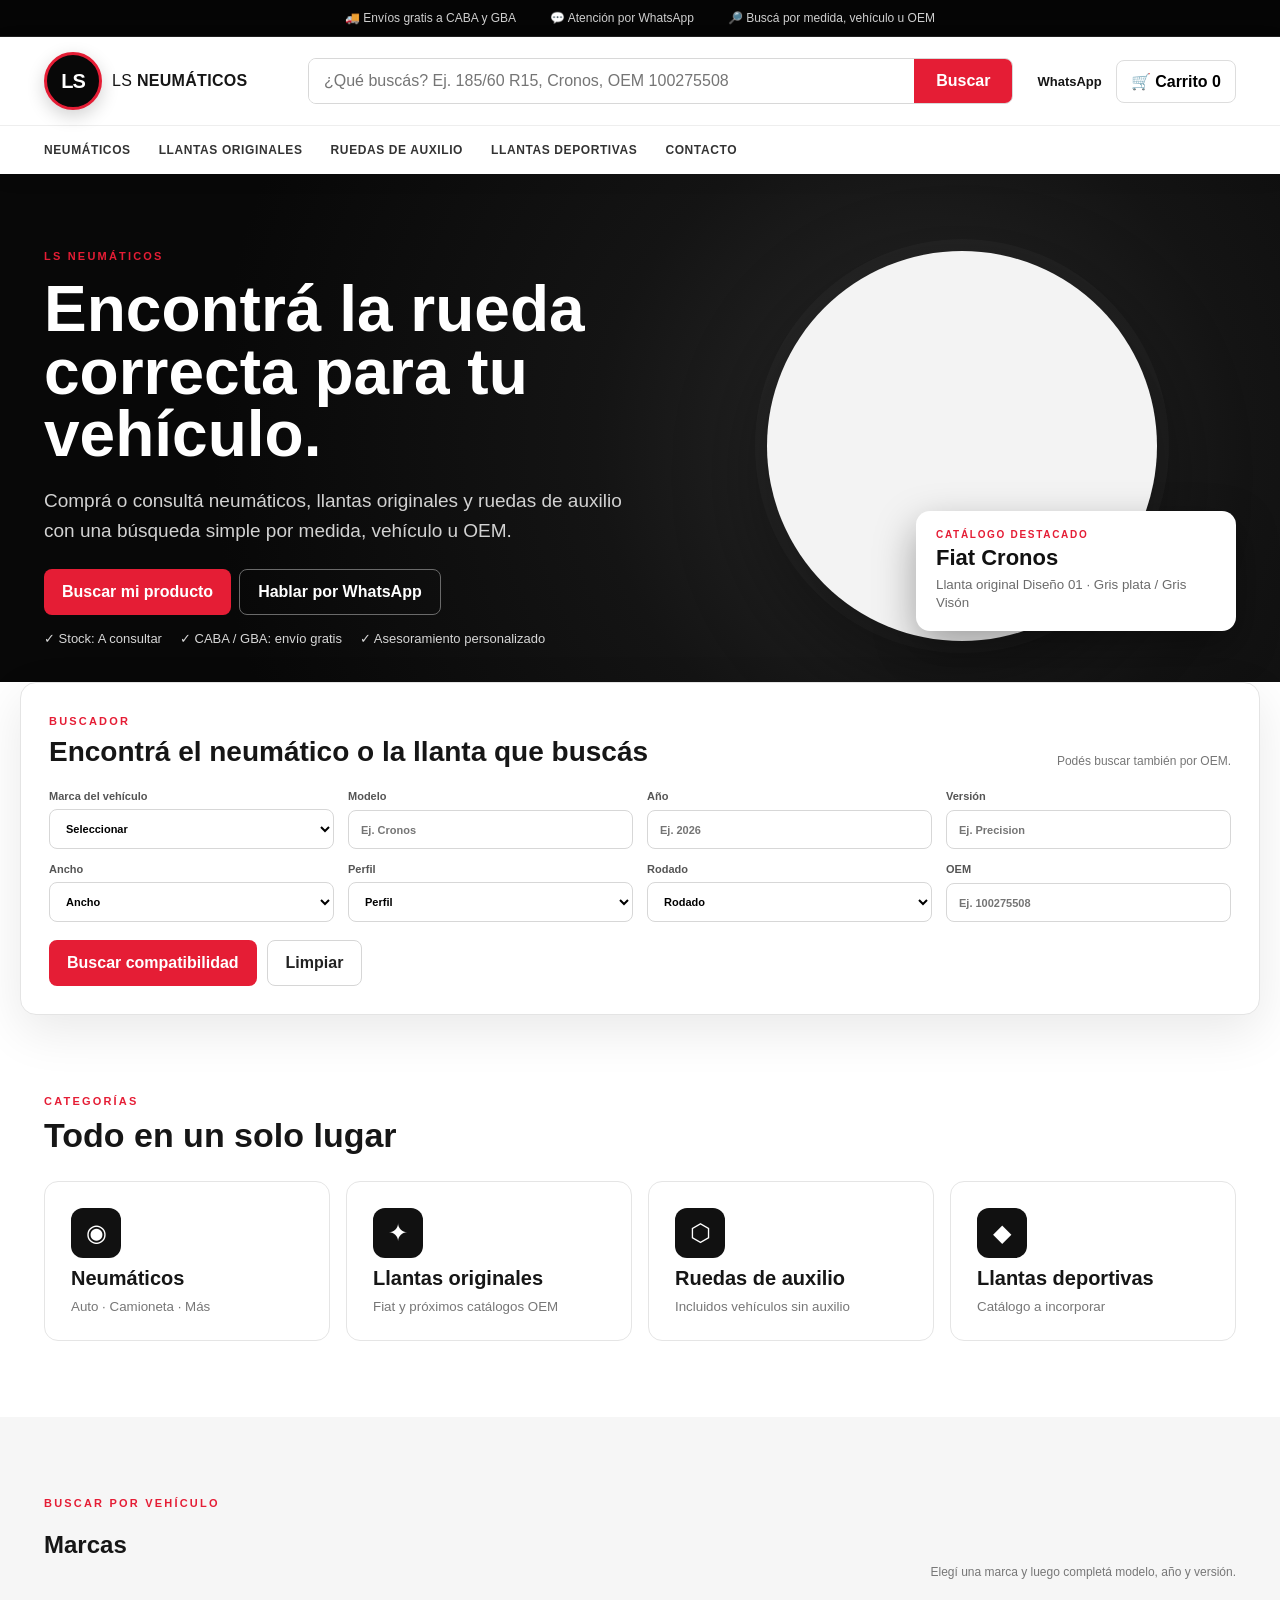
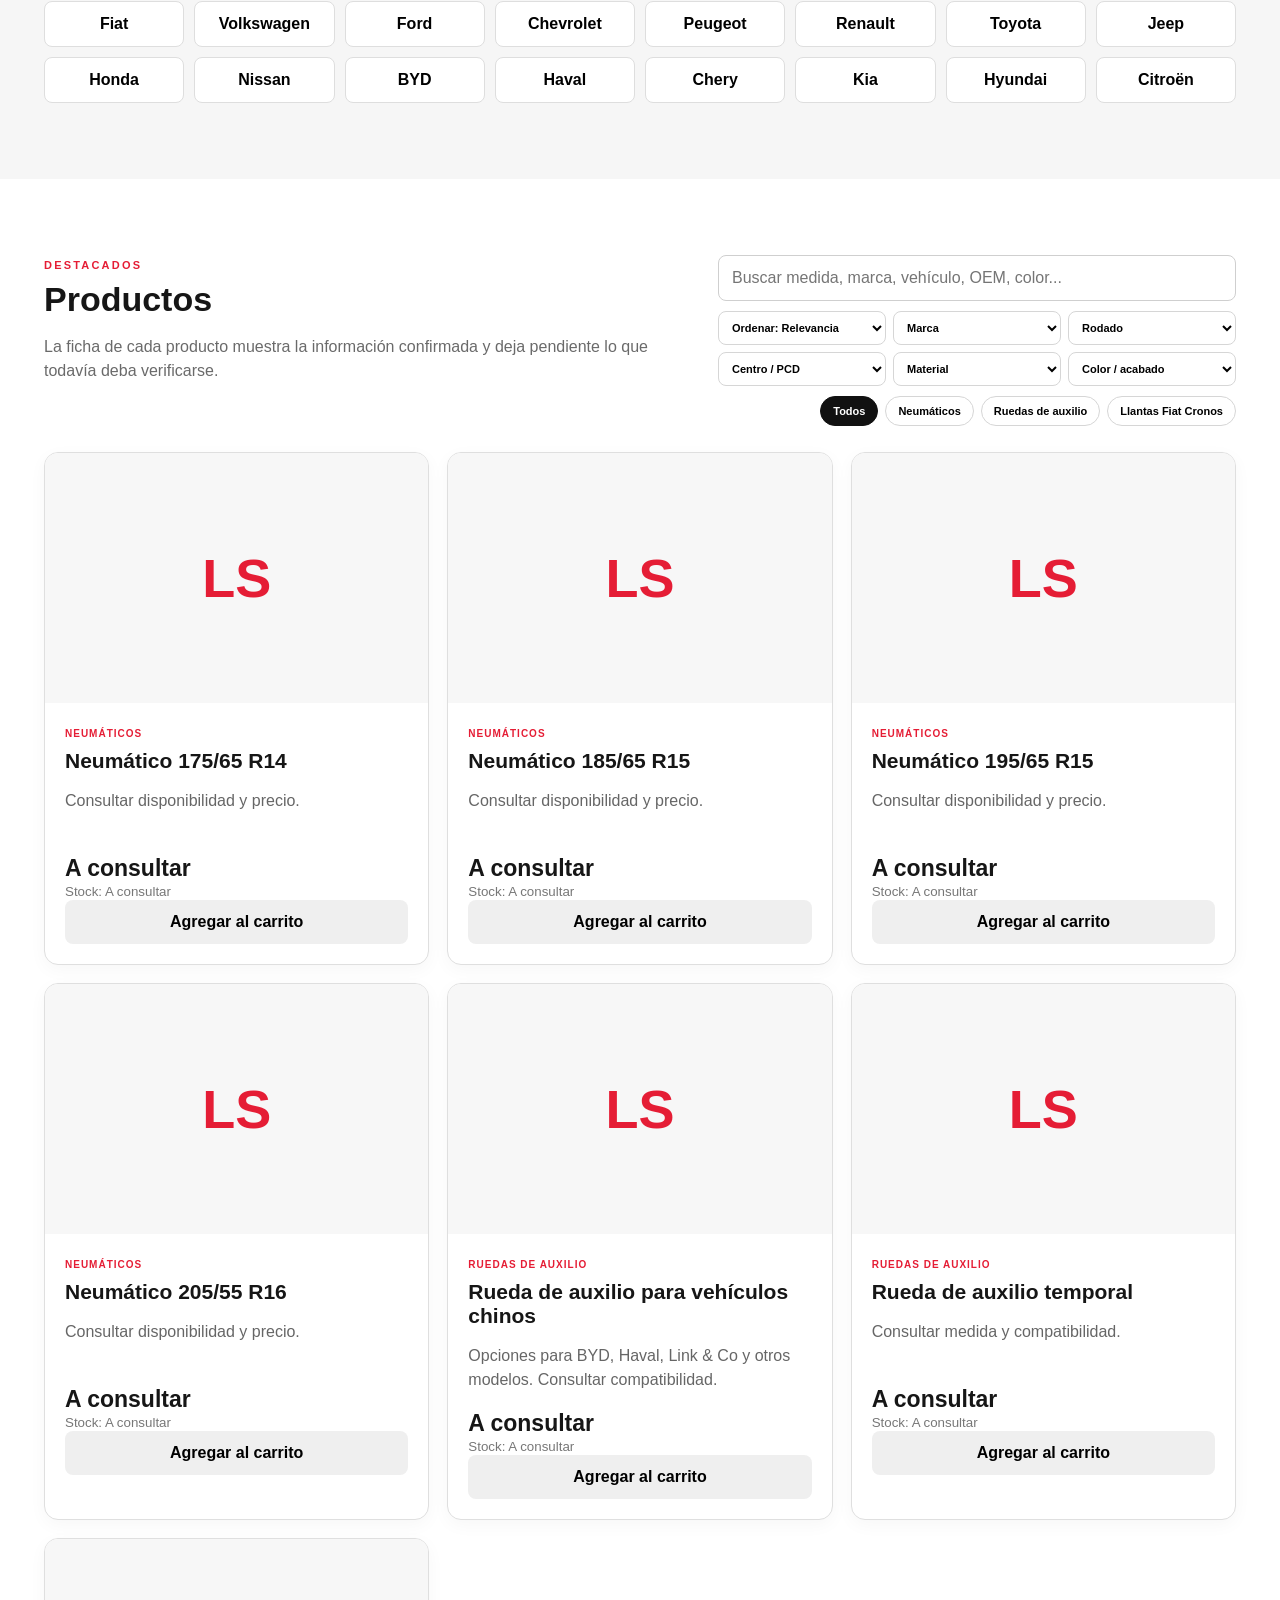
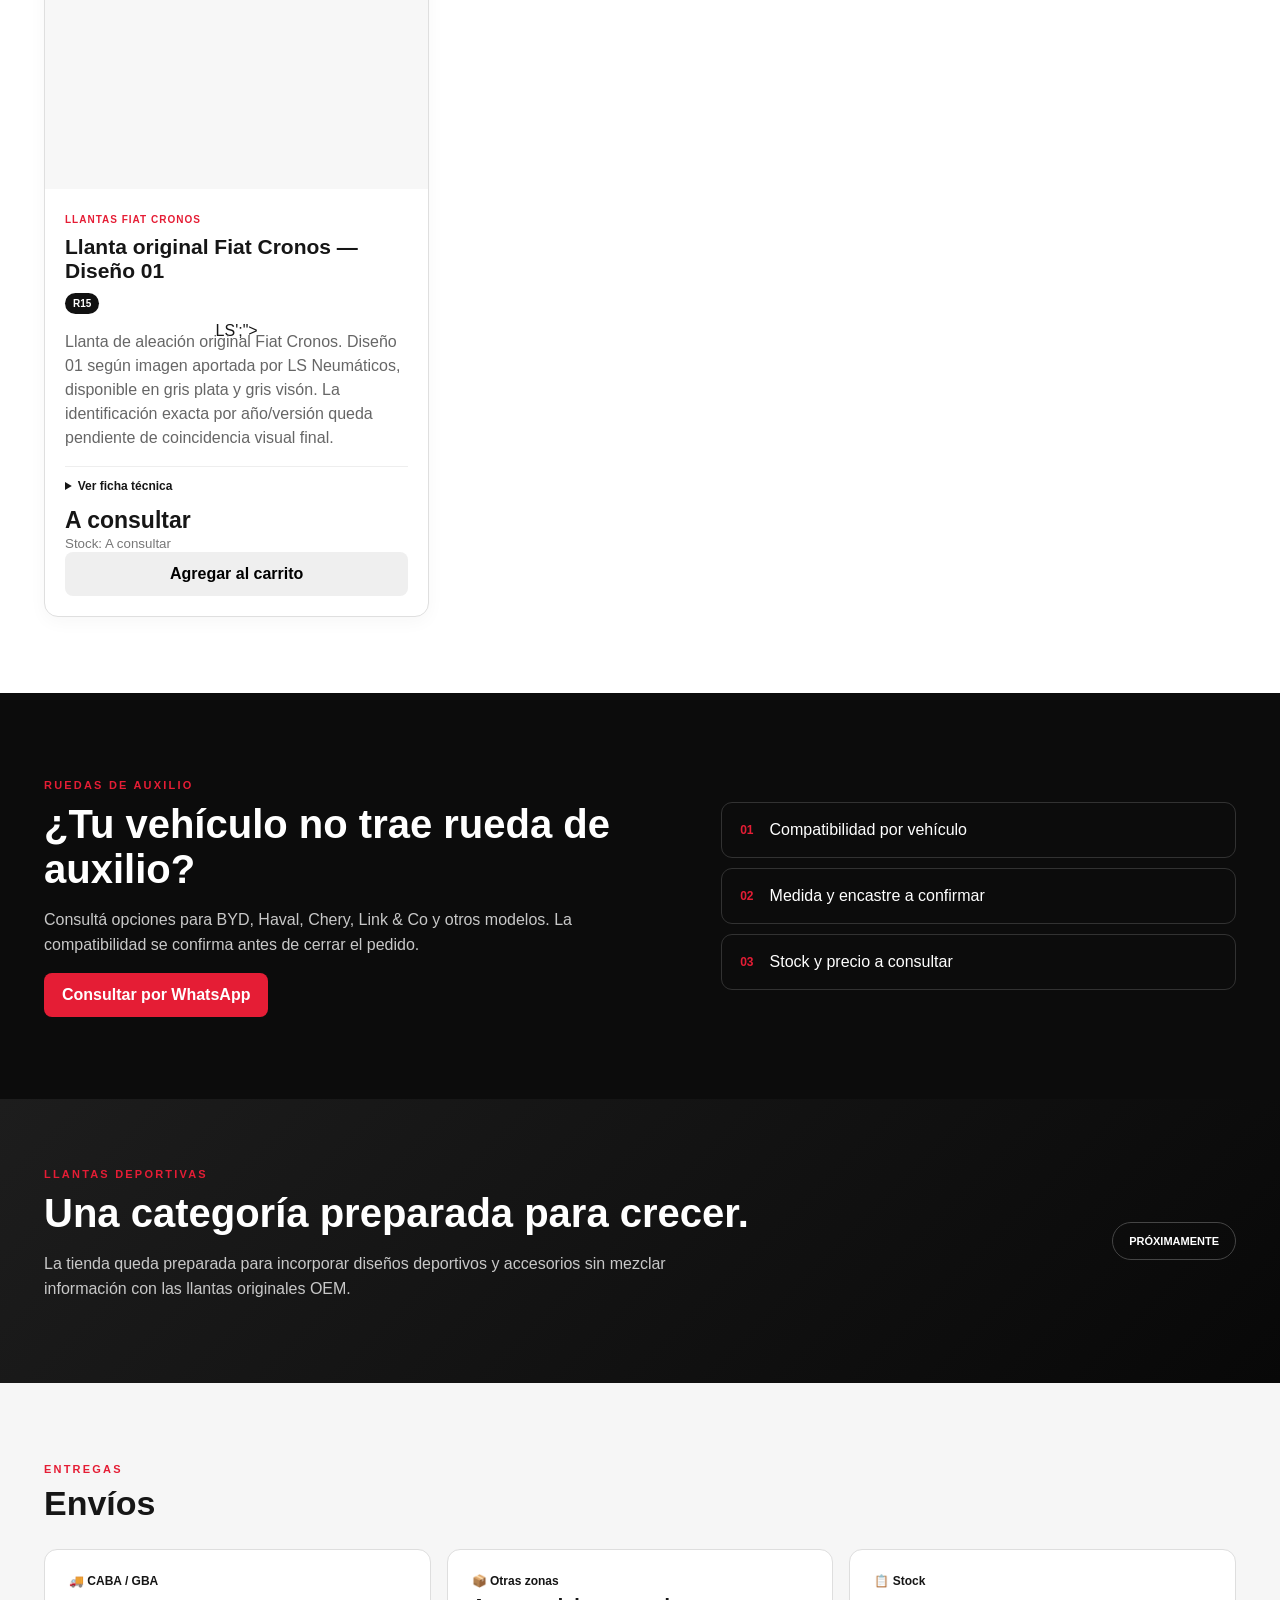
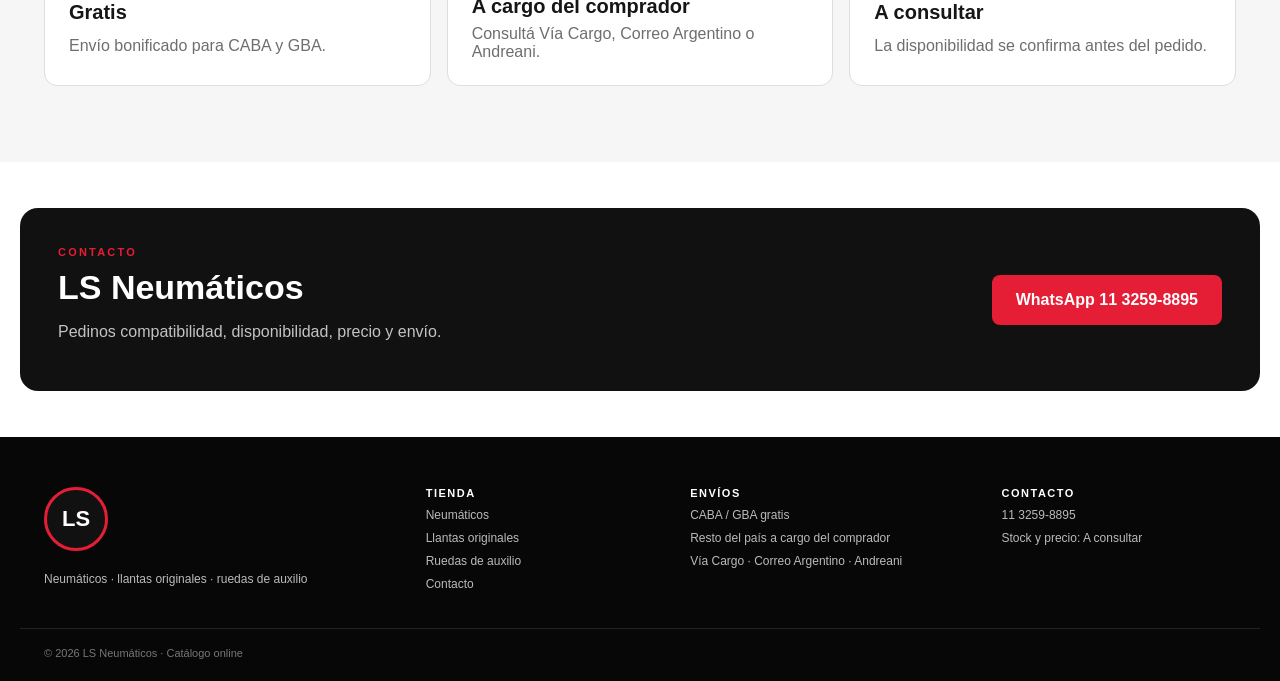
<file: index.html>
<!doctype html>
<html lang="es">
<head>
<meta charset="utf-8">
<meta name="viewport" content="width=device-width,initial-scale=1">
<title>LS Neumáticos | Neumáticos, llantas originales y ruedas de auxilio</title>
<meta name="description" content="LS Neumáticos: buscá neumáticos, llantas originales y ruedas de auxilio por medida, vehículo o OEM. Envíos gratis a CABA y GBA.">
<link rel="stylesheet" href="styles.css">
</head>
<body>
<div class="top-strip">
  <div class="wrap top-strip-inner">
    <span>🚚 Envíos gratis a CABA y GBA</span>
    <span>💬 Atención por WhatsApp</span>
    <span>🔎 Buscá por medida, vehículo u OEM</span>
  </div>
</div>

<header class="site-header">
  <div class="wrap header-main">
    <a class="brand-lockup" href="index.html" aria-label="LS Neumáticos">
      <span class="brand-logo" aria-hidden="true">LS</span>
      <span class="brand-name">LS <b>NEUMÁTICOS</b></span>
    </a>
    <div class="header-search">
      <input id="searchTop" type="search" placeholder="¿Qué buscás? Ej. 185/60 R15, Cronos, OEM 100275508" oninput="syncTopSearch()">
      <button class="search-button" onclick="goCatalog()">Buscar</button>
    </div>
    <div class="header-actions">
      <a class="header-link" href="https://wa.me/541132598895?text=Hola%20LS%20Neum%C3%A1ticos,%20quiero%20consultar." target="_blank">WhatsApp</a>
      <button class="cart-btn" onclick="openCart()">🛒 <span>Carrito</span> <b id="cartCount">0</b></button>
    </div>
  </div>
  <div class="nav-wrap">
    <div class="wrap nav-main">
      <a href="#neumaticos">NEUMÁTICOS</a>
      <a href="#llantas">LLANTAS ORIGINALES</a>
      <a href="#auxilio">RUEDAS DE AUXILIO</a>
      <a href="#deportivas">LLANTAS DEPORTIVAS</a>
      <a href="#contacto">CONTACTO</a>
    </div>
  </div>
</header>

<section class="hero">
  <div class="wrap hero-content">
    <div class="hero-copy">
      <span class="eyebrow">LS NEUMÁTICOS</span>
      <h1>Encontrá la rueda correcta para tu vehículo.</h1>
      <p>Comprá o consultá neumáticos, llantas originales y ruedas de auxilio con una búsqueda simple por medida, vehículo u OEM.</p>
      <div class="hero-cta">
        <a class="btn primary" href="#buscador">Buscar mi producto</a>
        <a class="btn light-outline" href="https://wa.me/541132598895?text=Hola%20LS%20Neum%C3%A1ticos,%20necesito%20asesoramiento." target="_blank">Hablar por WhatsApp</a>
      </div>
      <div class="hero-highlights">
        <span>✓ Stock: A consultar</span>
        <span>✓ CABA / GBA: envío gratis</span>
        <span>✓ Asesoramiento personalizado</span>
      </div>
    </div>
    <div class="hero-showcase">
      <div class="hero-glow"></div>
      <div class="showcase-wheel">
        <img src="images/llantas-cronos/cronos-diseno-01.webp" alt="Llanta Fiat Cronos Diseño 01">
      </div>
      <div class="showcase-card">
        <span class="showcase-label">CATÁLOGO DESTACADO</span>
        <strong>Fiat Cronos</strong>
        <small>Llanta original Diseño 01 · Gris plata / Gris Visón</small>
      </div>
    </div>
  </div>
</section>

<section id="buscador" class="vehicle-finder">
  <div class="wrap">
    <div class="finder-title">
      <div>
        <span class="eyebrow">BUSCADOR</span>
        <h2>Encontrá el neumático o la llanta que buscás</h2>
      </div>
      <span class="finder-note">Podés buscar también por OEM.</span>
    </div>

    <div class="finder-grid">
      <label>Marca del vehículo
        <select id="vBrand">
          <option value="">Seleccionar</option>
          <option>Fiat</option><option>Volkswagen</option><option>Ford</option><option>Chevrolet</option>
          <option>Peugeot</option><option>Citroën</option><option>Renault</option><option>Toyota</option>
          <option>Jeep</option><option>Honda</option><option>Hyundai</option><option>Kia</option>
          <option>Nissan</option><option>Haval</option><option>BYD</option><option>Chery</option>
          <option>Otra</option>
        </select>
      </label>
      <label>Modelo
        <input id="vModel" placeholder="Ej. Cronos">
      </label>
      <label>Año
        <input id="vYear" inputmode="numeric" placeholder="Ej. 2026">
      </label>
      <label>Versión
        <input id="vVersion" placeholder="Ej. Precision">
      </label>
      <label>Ancho
        <select id="vWidth">
          <option value="">Ancho</option><option>165</option><option>175</option><option>185</option><option>195</option>
          <option>205</option><option>215</option><option>225</option><option>235</option><option>245</option>
        </select>
      </label>
      <label>Perfil
        <select id="vProfile">
          <option value="">Perfil</option><option>35</option><option>40</option><option>45</option><option>50</option>
          <option>55</option><option>60</option><option>65</option><option>70</option><option>75</option>
        </select>
      </label>
      <label>Rodado
        <select id="vRim">
          <option value="">Rodado</option><option>13</option><option>14</option><option>15</option><option>16</option>
          <option>17</option><option>18</option><option>19</option><option>20</option>
        </select>
      </label>
      <label>OEM
        <input id="vOem" placeholder="Ej. 100275508">
      </label>
    </div>
    <div class="finder-actions">
      <button class="btn primary" onclick="vehicleSearch()">Buscar compatibilidad</button>
      <button class="btn ghost" onclick="clearVehicleSearch()">Limpiar</button>
    </div>
  </div>
</section>

<section class="quick-categories" id="neumaticos">
  <div class="wrap">
    <div class="section-head">
      <div><span class="eyebrow">CATEGORÍAS</span><h2>Todo en un solo lugar</h2></div>
    </div>
    <div class="category-grid">
      <a class="category-card" href="#catalogo" onclick="filterCategory('Neumáticos')">
        <span class="category-icon">◉</span><strong>Neumáticos</strong><small>Auto · Camioneta · Más</small>
      </a>
      <a class="category-card" href="#catalogo" id="llantas" onclick="filterCategory('Llantas Fiat Cronos')">
        <span class="category-icon">✦</span><strong>Llantas originales</strong><small>Fiat y próximos catálogos OEM</small>
      </a>
      <a class="category-card" href="#auxilio">
        <span class="category-icon">⬡</span><strong>Ruedas de auxilio</strong><small>Incluidos vehículos sin auxilio</small>
      </a>
      <a class="category-card" href="#deportivas">
        <span class="category-icon">◆</span><strong>Llantas deportivas</strong><small>Catálogo a incorporar</small>
      </a>
    </div>
  </div>
</section>

<section class="brands-section">
  <div class="wrap">
    <div class="brands-head">
      <div><span class="eyebrow">BUSCAR POR VEHÍCULO</span><h2>Marcas</h2></div>
      <span>Elegí una marca y luego completá modelo, año y versión.</span>
    </div>
    <div class="brand-grid">
      <button onclick="pickBrand('Fiat')">Fiat</button><button onclick="pickBrand('Volkswagen')">Volkswagen</button><button onclick="pickBrand('Ford')">Ford</button><button onclick="pickBrand('Chevrolet')">Chevrolet</button><button onclick="pickBrand('Peugeot')">Peugeot</button><button onclick="pickBrand('Renault')">Renault</button><button onclick="pickBrand('Toyota')">Toyota</button><button onclick="pickBrand('Jeep')">Jeep</button><button onclick="pickBrand('Honda')">Honda</button><button onclick="pickBrand('Nissan')">Nissan</button><button onclick="pickBrand('BYD')">BYD</button><button onclick="pickBrand('Haval')">Haval</button><button onclick="pickBrand('Chery')">Chery</button><button onclick="pickBrand('Kia')">Kia</button><button onclick="pickBrand('Hyundai')">Hyundai</button><button onclick="pickBrand('Citroën')">Citroën</button>
    </div>
  </div>
</section>

<section id="catalogo" class="catalog-section">
  <div class="wrap section">
    <div class="section-head catalog-head">
      <div><span class="eyebrow">DESTACADOS</span><h2>Productos</h2><p class="section-sub">La ficha de cada producto muestra la información confirmada y deja pendiente lo que todavía deba verificarse.</p></div>
      <div class="catalog-tools">
        <input id="search" class="search" placeholder="Buscar medida, marca, vehículo, OEM, color..." oninput="renderProducts()">
        <div class="catalog-filters">
          <select id="sortProducts" onchange="renderProducts()">
            <option value="relevance">Ordenar: Relevancia</option>
            <option value="name">Nombre A-Z</option>
            <option value="name-desc">Nombre Z-A</option>
            <option value="rim">Rodado menor → mayor</option>
            <option value="rim-desc">Rodado mayor → menor</option>
          </select>
          <select id="filterBrand" onchange="renderProducts()">
            <option value="">Marca</option>
            <option>Fiat</option><option>Multimarca</option><option>LS Neumáticos</option>
          </select>
          <select id="filterRim" onchange="renderProducts()">
            <option value="">Rodado</option>
            <option>14</option><option>15</option><option>16</option><option>17</option><option>18</option><option>19</option><option>20</option>
          </select>
          <select id="filterPcd" onchange="renderProducts()">
            <option value="">Centro / PCD</option>
            <option>4x98</option><option>5x98</option><option>4x100</option><option>5x100</option><option>5x108</option><option>5x112</option>
          </select>
          <select id="filterMaterial" onchange="renderProducts()">
            <option value="">Material</option>
            <option>Aleación</option><option>Chapa</option>
          </select>
          <select id="filterFinish" onchange="renderProducts()">
            <option value="">Color / acabado</option>
            <option>Gris plata</option><option>Gris Visón</option><option>Visón</option><option>Negro</option><option>Diamantado</option>
          </select>
        </div>
        <div class="chips" id="chips"></div>
      </div>
    </div>
    <div id="products" class="products"></div>
  </div>
</section>

<section id="auxilio" class="split-section dark-bg">
  <div class="wrap split-grid">
    <div>
      <span class="eyebrow">RUEDAS DE AUXILIO</span>
      <h2>¿Tu vehículo no trae rueda de auxilio?</h2>
      <p>Consultá opciones para BYD, Haval, Chery, Link &amp; Co y otros modelos. La compatibilidad se confirma antes de cerrar el pedido.</p>
      <a class="btn primary" href="https://wa.me/541132598895?text=Hola%20LS%20Neum%C3%A1ticos,%20quiero%20consultar%20por%20una%20rueda%20de%20auxilio." target="_blank">Consultar por WhatsApp</a>
    </div>
    <div class="feature-stack">
      <div><b>01</b><span>Compatibilidad por vehículo</span></div>
      <div><b>02</b><span>Medida y encastre a confirmar</span></div>
      <div><b>03</b><span>Stock y precio a consultar</span></div>
    </div>
  </div>
</section>

<section id="deportivas" class="product-band">
  <div class="wrap product-band-inner">
    <div><span class="eyebrow">LLANTAS DEPORTIVAS</span><h2>Una categoría preparada para crecer.</h2><p>La tienda queda preparada para incorporar diseños deportivos y accesorios sin mezclar información con las llantas originales OEM.</p></div>
    <div class="band-pill">PRÓXIMAMENTE</div>
  </div>
</section>

<section id="envios" class="shipping-section">
  <div class="wrap">
    <div class="section-head"><div><span class="eyebrow">ENTREGAS</span><h2>Envíos</h2></div></div>
    <div class="shipping-grid">
      <div><b>🚚 CABA / GBA</b><strong>Gratis</strong><p>Envío bonificado para CABA y GBA.</p></div>
      <div><b>📦 Otras zonas</b><strong>A cargo del comprador</strong><p>Consultá Vía Cargo, Correo Argentino o Andreani.</p></div>
      <div><b>📋 Stock</b><strong>A consultar</strong><p>La disponibilidad se confirma antes del pedido.</p></div>
    </div>
  </div>
</section>

<section id="contacto" class="contact-section">
  <div class="wrap contact-box">
    <div>
      <span class="eyebrow">CONTACTO</span>
      <h2>LS Neumáticos</h2>
      <p>Pedinos compatibilidad, disponibilidad, precio y envío.</p>
    </div>
    <a class="btn primary big" href="https://wa.me/541132598895?text=Hola%20LS%20Neum%C3%A1ticos,%20quiero%20hacer%20una%20consulta." target="_blank">WhatsApp 11 3259-8895</a>
  </div>
</section>

<footer class="site-footer">
  <div class="wrap footer-grid">
    <div><span class="footer-logo" aria-hidden="true">LS</span><p>Neumáticos · llantas originales · ruedas de auxilio</p></div>
    <div><b>TIENDA</b><a href="#neumaticos">Neumáticos</a><a href="#llantas">Llantas originales</a><a href="#auxilio">Ruedas de auxilio</a><a href="#contacto">Contacto</a></div>
    <div><b>ENVÍOS</b><span>CABA / GBA gratis</span><span>Resto del país a cargo del comprador</span><span>Vía Cargo · Correo Argentino · Andreani</span></div>
    <div><b>CONTACTO</b><a href="https://wa.me/541132598895?text=Hola%20LS%20Neum%C3%A1ticos" target="_blank">11 3259-8895</a><span>Stock y precio: A consultar</span></div>
  </div>
  <div class="wrap footer-bottom">© 2026 LS Neumáticos · Catálogo online</div>
</footer>

<div id="cartModal" class="modal" aria-hidden="true">
 <div class="modal-box"><button class="close" onclick="closeCart()">×</button><h2>Tu carrito</h2><div id="cartItems"></div><div class="cart-total">Total: <b id="cartTotal">$0</b></div>
 <button class="btn primary full" onclick="checkoutWhatsApp()">Enviar pedido por WhatsApp</button></div>
</div>

<script>
function goCatalog(){
  const q=document.getElementById('searchTop')?.value||'';
  const target=document.getElementById('search');
  if(target){target.value=q;renderProducts();}
  document.getElementById('catalogo')?.scrollIntoView({behavior:'smooth'});
}
function syncTopSearch(){ if((document.getElementById('searchTop')?.value||'').length>1){ goCatalog(); } }
function vehicleSearch(){
  const v=[document.getElementById('vBrand').value,document.getElementById('vModel').value,document.getElementById('vYear').value,document.getElementById('vVersion').value,document.getElementById('vWidth').value && document.getElementById('vProfile').value && document.getElementById('vRim').value ? document.getElementById('vWidth').value+'/'+document.getElementById('vProfile').value+' R'+document.getElementById('vRim').value : '',document.getElementById('vOem').value].filter(Boolean);
  const q=v.join(' ');
  document.getElementById('search').value=q;renderProducts();
  document.getElementById('catalogo').scrollIntoView({behavior:'smooth'});
}
function clearVehicleSearch(){
  ['vBrand','vModel','vYear','vVersion','vWidth','vProfile','vRim','vOem'].forEach(id=>{const e=document.getElementById(id); if(e)e.value='';});
}
function pickBrand(b){document.getElementById('vBrand').value=b;document.getElementById('buscador').scrollIntoView({behavior:'smooth'});}
function filterCategory(c){selectedCategory=c;renderChips();renderProducts();}
</script>
<script src="products.js"></script><script src="app.js"></script>
</body></html>
</file>
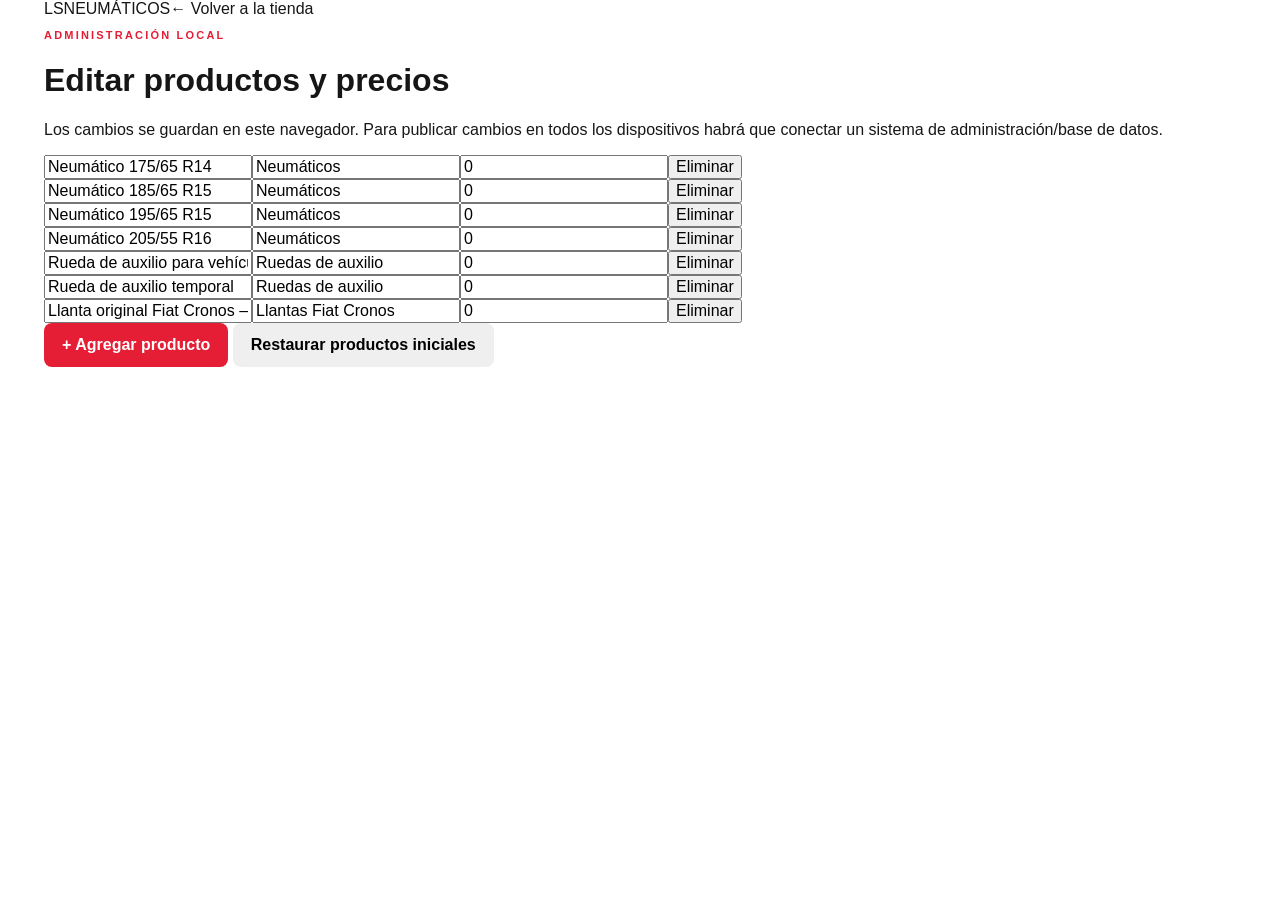
<file: admin.html>
<!doctype html><html lang="es"><head><meta charset="utf-8"><meta name="viewport" content="width=device-width,initial-scale=1"><title>LS Neumáticos | Administración</title><link rel="stylesheet" href="styles.css"></head><body>
<header class="top"><div class="wrap nav"><a class="brand" href="index.html"><span class="brand-mark">LS</span><span>NEUMÁTICOS</span></a><a href="index.html">← Volver a la tienda</a></div></header>
<main class="wrap section"><p class="eyebrow">ADMINISTRACIÓN LOCAL</p><h1>Editar productos y precios</h1><p class="notice">Los cambios se guardan en este navegador. Para publicar cambios en todos los dispositivos habrá que conectar un sistema de administración/base de datos.</p>
<div id="admin"></div><button class="btn primary" onclick="addProduct()">+ Agregar producto</button> <button class="btn outline" onclick="resetProducts()">Restaurar productos iniciales</button>
</main><script src="products.js"></script><script>
let products=JSON.parse(localStorage.getItem("ls_products")||"null")||defaultProducts;
function save(){localStorage.setItem("ls_products",JSON.stringify(products));}
function render(){document.getElementById("admin").innerHTML=products.map((p,i)=>`<div class="admin-row">
<input value="${esc(p.name)}" onchange="products[${i}].name=this.value;save()"><input value="${esc(p.category)}" onchange="products[${i}].category=this.value;save()"><input type="number" value="${p.price||0}" onchange="products[${i}].price=Number(this.value);save()"><button onclick="products.splice(${i},1);save();render()">Eliminar</button></div>`).join("");}
function esc(s){return String(s).replaceAll("&","&amp;").replaceAll("<","&lt;").replaceAll('"',"&quot;");}
function addProduct(){products.push({id:Date.now(),name:"Nuevo producto",brand:"LS Neumáticos",category:"Neumáticos",price:0,description:"Consultar disponibilidad y precio."});save();render();}
function resetProducts(){if(confirm("¿Restaurar? Se perderán los cambios locales.")){localStorage.removeItem("ls_products");products=defaultProducts;render();}}
render();
</script></body></html>
</file>
<file: styles.css>
:root{
 --black:#0a0a0a;--black2:#121212;--panel:#171717;--red:#e51d35;--red2:#b70f25;
 --text:#161616;--muted:#6c6c6c;--line:#e5e5e5;--soft:#f6f6f6;--white:#fff;
}
*{box-sizing:border-box}
html{scroll-behavior:smooth}
body{margin:0;font-family:Inter,Arial,Helvetica,sans-serif;color:var(--text);background:#fff}
a{text-decoration:none;color:inherit}
button,input,select{font:inherit}
.wrap{max-width:1240px;margin:auto;padding:0 24px}
.top-strip{background:#050505;color:#cfcfcf;font-size:12px;border-bottom:1px solid #202020}
.top-strip-inner{height:36px;display:flex;align-items:center;justify-content:center;gap:34px}
.site-header{background:#fff;position:sticky;top:0;z-index:20;box-shadow:0 4px 18px rgba(0,0,0,.08)}
.header-main{min-height:88px;display:grid;grid-template-columns:240px minmax(260px,1fr) auto;gap:24px;align-items:center}
.brand-lockup{display:flex;align-items:center;gap:10px}
.brand-logo{width:58px;height:58px;border-radius:50%;display:grid;place-items:center;background:#080808;color:#fff;border:3px solid var(--red);font-size:20px;font-weight:900;letter-spacing:-1px;box-shadow:0 6px 18px rgba(0,0,0,.18)}
.brand-name{font-weight:500;letter-spacing:.3px}.brand-name b{font-weight:900}
.header-search{display:flex;border:1px solid #d8d8d8;border-radius:8px;overflow:hidden;background:#fff}
.header-search input{border:0;outline:0;flex:1;padding:13px 15px;min-width:0}
.search-button{border:0;background:var(--red);color:#fff;font-weight:900;padding:0 22px;cursor:pointer}
.header-actions{display:flex;align-items:center;gap:14px}.header-link{font-weight:800;font-size:13px}.cart-btn{border:1px solid #ddd;background:#fff;border-radius:8px;padding:11px 14px;cursor:pointer;font-weight:800}
.nav-wrap{border-top:1px solid #eee}.nav-main{display:flex;gap:28px;align-items:center;min-height:48px;overflow:auto;white-space:nowrap}
.nav-main a{font-size:12px;font-weight:900;letter-spacing:.6px;color:#333}.nav-main a:hover{color:var(--red)}
.hero{background:radial-gradient(circle at 72% 50%,#2b2b2b 0,#141414 34%,#080808 74%);color:#fff;padding:72px 0 64px}
.hero-content{display:grid;grid-template-columns:1.05fr .95fr;gap:40px;align-items:center}
.eyebrow{font-size:11px;letter-spacing:2.2px;font-weight:900;color:var(--red)}
.hero h1{font-size:clamp(42px,5vw,66px);line-height:.98;margin:14px 0 20px;max-width:760px}
.hero p{font-size:19px;line-height:1.55;color:#d2d2d2;max-width:680px}
.hero-cta{display:flex;gap:8px;flex-wrap:wrap;margin:24px 0 16px}.hero-highlights{display:flex;gap:18px;flex-wrap:wrap;color:#d7d7d7;font-size:13px}
.btn{display:inline-flex;align-items:center;justify-content:center;border-radius:8px;padding:13px 18px;font-weight:900;border:0;cursor:pointer}
.primary{background:var(--red);color:#fff}.light-outline{border:1px solid #6a6a6a;color:#fff}.ghost{background:#fff;border:1px solid #d6d6d6;color:#222}
.big{padding:16px 24px}
.hero-showcase{position:relative;min-height:380px;display:grid;place-items:center}.hero-glow{position:absolute;inset:8% 10%;background:radial-gradient(circle,#56565644 0,#0000 66%);filter:blur(18px)}
.showcase-wheel{position:relative;z-index:1;width:min(390px,88vw);aspect-ratio:1;border-radius:50%;display:grid;place-items:center;overflow:hidden;background:#f3f3f3;box-shadow:0 30px 90px rgba(0,0,0,.45),0 0 0 12px rgba(255,255,255,.03)}
.showcase-wheel img{width:94%;height:94%;object-fit:contain;mix-blend-mode:multiply}
.showcase-card{position:absolute;z-index:2;right:0;bottom:10px;background:#fff;color:#111;border-radius:14px;padding:18px 20px;max-width:320px;box-shadow:0 16px 40px rgba(0,0,0,.35);display:grid;gap:5px}.showcase-card strong{font-size:22px}.showcase-card small{color:#6b6b6b;line-height:1.4}.showcase-label{font-size:10px;font-weight:900;letter-spacing:1.7px;color:var(--red)}
.vehicle-finder{background:#fff;margin-top:-28px;position:relative;z-index:3}.vehicle-finder>.wrap{background:#fff;border:1px solid #e4e4e4;border-radius:16px;padding:28px;box-shadow:0 16px 50px rgba(0,0,0,.09)}
.finder-title{display:flex;justify-content:space-between;align-items:end;gap:20px;margin-bottom:22px}.finder-title h2{margin:7px 0 0;font-size:28px}.finder-note{font-size:12px;color:#767676}
.finder-grid{display:grid;grid-template-columns:repeat(4,1fr);gap:14px}.finder-grid label{font-size:11px;font-weight:900;color:#555;display:grid;gap:7px}.finder-grid input,.finder-grid select{width:100%;padding:12px;border:1px solid #d7d7d7;border-radius:8px;background:#fff;outline:0}.finder-grid input:focus,.finder-grid select:focus{border-color:var(--red)}
.finder-actions{display:flex;gap:10px;margin-top:18px}
.quick-categories,.brands-section,.catalog-section,.services-section,.shipping-section{padding:76px 0}
.section-head{display:flex;justify-content:space-between;align-items:end;gap:20px}.section-head h2{margin:7px 0 0;font-size:34px}.section-sub{max-width:640px;color:#6a6a6a;line-height:1.5}
.category-grid{display:grid;grid-template-columns:repeat(4,1fr);gap:16px;margin-top:26px}.category-card{border:1px solid #e5e5e5;border-radius:14px;background:#fff;padding:26px;display:grid;gap:9px;transition:.2s}.category-card:hover{transform:translateY(-3px);box-shadow:0 15px 30px rgba(0,0,0,.08)}.category-card strong{font-size:20px}.category-card small{color:#777}.category-icon{width:50px;height:50px;display:grid;place-items:center;border-radius:12px;background:#111;color:#fff;font-size:24px}
.brands-section{background:#f6f6f6}.brands-head{display:flex;justify-content:space-between;align-items:end;gap:20px}.brands-head>span{font-size:12px;color:#777}.brand-grid{display:grid;grid-template-columns:repeat(8,1fr);gap:10px;margin-top:22px}.brand-grid button{border:1px solid #dedede;background:#fff;border-radius:8px;padding:13px 8px;font-weight:900;cursor:pointer}.brand-grid button:hover{border-color:var(--red);color:var(--red)}
.catalog-section{background:#fff}.catalog-head{align-items:start}.catalog-tools{display:flex;flex-direction:column;align-items:end;gap:10px;min-width:430px}.catalog-filters{display:grid;grid-template-columns:repeat(3,minmax(0,1fr));gap:7px;width:100%}.catalog-filters select{padding:9px;border:1px solid #d6d6d6;border-radius:8px;background:#fff;font-size:11px;font-weight:800}.search{width:100%;padding:13px;border:1px solid #cfcfcf;border-radius:8px;outline:0}.chips{display:flex;gap:7px;flex-wrap:wrap;justify-content:flex-end}.chip{border:1px solid #d6d6d6;background:#fff;border-radius:99px;padding:8px 12px;cursor:pointer;font-size:11px;font-weight:900}.chip.active{background:#111;color:#fff;border-color:#111}
.products{display:grid;grid-template-columns:repeat(3,1fr);gap:18px;margin-top:26px}.product{border:1px solid #dfdfdf;border-radius:14px;overflow:hidden;background:#fff;box-shadow:0 5px 18px rgba(0,0,0,.035)}.product-img{height:250px;background:#f7f7f7;display:grid;place-items:center}.product-body{padding:20px}.tag{display:inline-block;font-size:10px;letter-spacing:1px;color:var(--red);font-weight:900;text-transform:uppercase}.product h3{font-size:21px;margin:8px 0}.product p{color:#666;line-height:1.5;min-height:50px}.product-photo{width:100%;height:100%;object-fit:contain;padding:18px}.fallback-mark{font-size:54px;font-weight:900;color:var(--red)}
.product-tags{display:flex;gap:6px;flex-wrap:wrap;margin:10px 0}.spec-pill{display:inline-flex;padding:5px 8px;border-radius:999px;background:#eee;font-size:10px;font-weight:900}.spec-pill.rodado{background:#111;color:#fff}.spec-pill.verif-ok{background:#e7f7ec;color:#176b36}
.tech-details{margin-top:14px;border-top:1px solid #eee;padding-top:12px}.tech-details summary{cursor:pointer;font-weight:900;font-size:12px}.tech-grid{display:grid;grid-template-columns:repeat(2,minmax(0,1fr));gap:7px;margin-top:10px}.tech-grid div{background:#f7f7f7;border-radius:8px;padding:8px;display:grid;gap:2px;font-size:11px}.tech-grid b{font-size:9px;color:#777;text-transform:uppercase}.tech-source{display:block;margin-top:9px;font-size:10px;color:#777}
.price{font-size:23px;font-weight:900;margin-top:14px}.product small{color:#777}
.dark-bg{background:#0c0c0c;color:#fff}.split-section{padding:82px 0}.split-grid{display:grid;grid-template-columns:1.1fr .9fr;gap:48px;align-items:center}.split-grid h2,.product-band h2{font-size:40px;margin:9px 0 16px}.split-grid p{color:#c8c8c8;line-height:1.55;max-width:690px}
.feature-stack{display:grid;gap:10px}.feature-stack div{display:flex;align-items:center;gap:16px;border:1px solid #323232;padding:18px;border-radius:11px}.feature-stack b{color:var(--red);font-size:12px}
.product-band{background:linear-gradient(135deg,#1d1d1d,#080808);color:#fff;padding:65px 0}.product-band-inner{display:flex;justify-content:space-between;align-items:center;gap:24px}.product-band p{color:#c8c8c8;max-width:700px;line-height:1.55}.band-pill{border:1px solid #454545;border-radius:999px;padding:12px 16px;font-size:11px;font-weight:900}
.service-grid{display:grid;grid-template-columns:repeat(3,1fr);gap:16px;margin-top:26px}.service-grid article{border:1px solid #e4e4e4;border-radius:13px;padding:24px}.service-grid span{color:var(--red);font-weight:900}.service-grid h3{margin:9px 0;font-size:20px}.service-grid p{color:#6a6a6a;line-height:1.5}
.shipping-section{background:#f6f6f6}.shipping-grid{display:grid;grid-template-columns:repeat(3,1fr);gap:16px;margin-top:26px}.shipping-grid div{background:#fff;border:1px solid #dedede;border-radius:13px;padding:24px;display:grid;gap:7px}.shipping-grid b{font-size:12px}.shipping-grid strong{font-size:20px}.shipping-grid p{margin:0;color:#6e6e6e}
.contact-section{padding:46px 0}.contact-box{background:#111;color:#fff;border-radius:18px;padding:34px 38px;display:flex;justify-content:space-between;align-items:center;gap:20px}.contact-box h2{font-size:34px;margin:8px 0}.contact-box p{color:#c3c3c3}.site-footer{background:#070707;color:#bbb;padding:50px 0 22px}.footer-grid{display:grid;grid-template-columns:1.5fr 1fr 1.2fr 1fr;gap:30px}.footer-grid>div{display:grid;align-content:start;gap:9px;font-size:12px}.footer-grid b{color:#fff;font-size:11px;letter-spacing:1.5px}.footer-logo{width:64px;height:64px;border-radius:50%;background:#111;border:3px solid var(--red);display:grid;place-items:center;color:#fff;font-weight:900;font-size:22px}.footer-bottom{border-top:1px solid #222;margin-top:30px;padding-top:18px;font-size:11px;color:#777}
.modal{display:none;position:fixed;inset:0;background:#0008;z-index:40;padding:24px}.modal.show{display:grid;place-items:center}.modal-box{background:#fff;border-radius:16px;padding:28px;max-width:640px;width:100%;position:relative;max-height:85vh;overflow:auto}.close{position:absolute;right:16px;top:10px;background:transparent;border:0;font-size:28px;cursor:pointer}.cart-row{display:grid;grid-template-columns:1fr auto auto;gap:12px;align-items:center;border-bottom:1px solid #eee;padding:13px 0}.cart-row button{border:0;background:#eee;border-radius:6px}.cart-total{padding:18px 0;font-size:20px}.full{width:100%}
@media(max-width:980px){.catalog-filters{grid-template-columns:repeat(2,minmax(0,1fr))}.header-main{grid-template-columns:1fr auto}.header-search{grid-column:1/-1;grid-row:2}.finder-grid{grid-template-columns:repeat(2,1fr)}.category-grid{grid-template-columns:repeat(2,1fr)}.brand-grid{grid-template-columns:repeat(4,1fr)}.catalog-head{display:block}.catalog-tools{align-items:stretch;min-width:0;margin-top:20px}.chips{justify-content:flex-start}.products{grid-template-columns:repeat(2,1fr)}.split-grid{grid-template-columns:1fr}.service-grid,.shipping-grid{grid-template-columns:1fr}.footer-grid{grid-template-columns:repeat(2,1fr)}}
@media(max-width:680px){.catalog-filters{grid-template-columns:1fr}.top-strip-inner{justify-content:flex-start;overflow:auto;white-space:nowrap}.header-actions .header-link{display:none}.header-main{padding-top:10px;padding-bottom:10px}.nav-main{gap:20px}.hero{padding:54px 0}.hero-content{grid-template-columns:1fr}.hero h1{font-size:44px}.hero-showcase{min-height:330px}.showcase-card{right:6%;left:6%;bottom:0}.vehicle-finder>.wrap{padding:20px}.finder-title,.brands-head,.product-band-inner,.contact-box{display:block}.finder-grid{grid-template-columns:1fr}.category-grid,.products,.footer-grid{grid-template-columns:1fr}.brand-grid{grid-template-columns:repeat(2,1fr)}.section-head h2{font-size:30px}}
</file>
